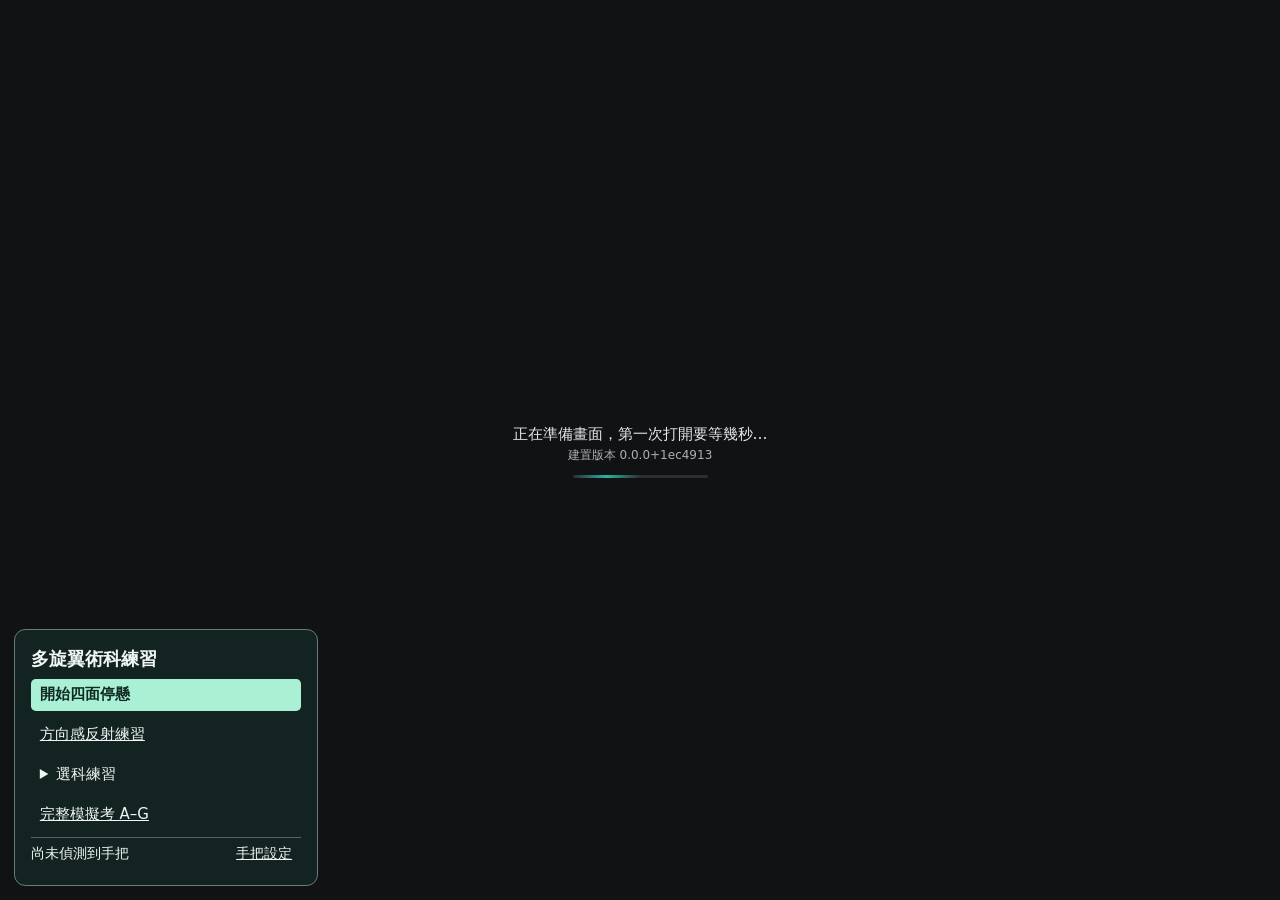
<file: index.html>
<!doctype html>
<html lang="zh-Hant">
  <head>
    <meta charset="utf-8" />
    <meta name="viewport" content="width=device-width, initial-scale=1" />
    <title>四面停懸訓練模擬器</title>
    <link rel="icon" href="data:," />
    <style>html,body{background:#101214;height:100%;margin:0;overflow:hidden}#view{width:100vw;height:100vh;display:block}#corner-info{color:#e6e8ea;pointer-events:none;background:#0000008c;border-radius:4px;grid-template-columns:max-content auto;column-gap:.75em;padding:6px 8px;font:12px/1.5 system-ui,Microsoft JhengHei,sans-serif;display:grid;position:fixed;bottom:8px;left:8px}#corner-info>div{display:contents}.corner-info-label{color:#a9b0b6}.corner-info-value[data-label=基準],.corner-info-value[data-label=離線],.corner-info-value[data-label=儲存]{max-width:40em}#loading-version{color:#a9b0b6;justify-self:center;font-size:12px}#flight-ui{pointer-events:none;color:#e6e8ea;font:13px/1.5 system-ui,Microsoft JhengHei,sans-serif;position:fixed;inset:0}.flight-panel{background:#0000008c;border-radius:4px;margin:0;padding:8px 10px;position:absolute;top:8px}.flight-status{min-width:15em;left:8px}.flight-help{box-sizing:border-box;pointer-events:auto;max-width:21em;max-height:calc(100vh - 16px);top:auto;bottom:8px;right:8px;overflow-y:auto}.flight-settings,#flight-settings-close{color:#f5f8fa;font:inherit;cursor:pointer;background:#202930;border:1px solid #68787e;border-radius:8px}.flight-settings{z-index:5;pointer-events:auto;min-height:40px;padding:0 16px;font-weight:650;position:absolute;top:12px;right:12px;box-shadow:0 2px 8px #0005}.flight-settings:before{content:"⚙";margin-right:.45em}.flight-settings[aria-expanded=true]{visibility:hidden}.flight-settings:hover,#flight-settings-close:hover{background:#35464c}html:not([data-touch=on]) #flight-settings-toggle[aria-expanded=false]+#flight-settings-panel,html[data-touch=on] :is(.flight-settings,.settings-header,.settings-display-option){display:none}html:not([data-touch=on]) #flight-settings-panel{z-index:6;color:#edf2f5;overscroll-behavior:contain;scrollbar-color:#70848c #202b31;background:#172027;border:1px solid #51616a;border-radius:12px;width:min(23rem,100vw - 24px);max-width:none;max-height:calc(100dvh - 24px);padding:0 16px 12px;scroll-padding-top:60px;font-size:14px;line-height:1.5;top:12px;bottom:auto;right:12px;box-shadow:0 8px 32px #0006}#flight-settings-panel{overflow-wrap:anywhere;overflow-x:hidden}#flight-settings-panel :is(.flight-sound-row,.flight-buttons){flex-wrap:wrap}#flight-settings-panel .flight-sound-row input{flex:6em;min-width:0;max-width:100%}#flight-settings-panel .flight-keys{grid-template-columns:max-content minmax(0,1fr)}#flight-settings-panel :is(a,button,input,summary):focus-visible,.flight-settings:focus-visible{outline-offset:2px;outline:2px solid #91dfd1}.settings-header{z-index:1;background:#172027;border-bottom:1px solid #425159;justify-content:space-between;align-items:center;padding:12px 0;display:flex;position:sticky;top:0}.settings-header h2{margin:0;font-size:18px}#flight-settings-close{padding:4px 12px}.settings-group{border-bottom:1px solid #35434b;padding:12px 0}.settings-group h3{color:#8cd9ca;margin:0 0 6px;font-size:13px}.settings-group a{color:#d2f3ee;text-underline-offset:3px}.settings-group .flight-wind{margin:5px 0}.settings-group .flight-wind-title:first-child{flex:0 0 4.2em}.settings-group .flight-wind-choice{padding:4px 7px}.settings-display-option{cursor:pointer;margin-top:8px;display:block}.settings-display-option input{accent-color:#5dceba}.settings-links{gap:5px;display:grid}.settings-guide{padding:12px 0 2px}.settings-guide summary{color:#cfdbdf;cursor:pointer;font-weight:600}.settings-guide .flight-notice{color:#c0cbd0}.settings-guide .flight-keys{margin-top:8px}#flight-settings-panel .flight-sound{border:none;margin:0;padding:0}html[data-touch=on] .settings-group:has(.settings-display-option){display:none}html:not([data-touch=on]):has(.flight-settings) #scorecard-reopen{top:auto;bottom:12px;right:12px}html[data-hide-desktop-panels]:not([data-touch=on]) :is(#corner-info,.flight-axis,.flight-round){display:none}html[data-hide-desktop-panels]:not([data-touch=on]) .flight-status:not(:has(#flight-crash:not([hidden]),#flight-teaching:not([hidden]))){display:none}.flight-round{font-variant-numeric:tabular-nums}.flight-crash{color:#f2b24c;margin-top:4px;font-weight:600}.flight-crash[hidden]{display:none}.flight-honesty{border-top:1px solid #ffffff24;max-width:24em;margin-top:6px;padding-top:4px}.flight-wind{flex-wrap:wrap;align-items:center;gap:4px;display:flex}.flight-wind-title{color:#a9b0b6}.flight-wind-choice{pointer-events:auto;color:inherit;font:inherit;cursor:pointer;background:#1b1f22;border:1px solid #5b646b;border-radius:4px;padding:2px 6px}.flight-wind-choice:hover:not(:disabled){background:#232a2d;border-color:#2bb3a3}.flight-wind-choice[aria-pressed=true]{background:#1f4a46;border-color:#2bb3a3}.flight-wind-choice:disabled{opacity:.45;cursor:not-allowed}.flight-axis{grid-template-columns:2.5em 1fr 3.2em;align-items:center;column-gap:.6em;display:grid}.flight-axis-label,.flight-keys dt,.flight-round{color:#a9b0b6}.flight-axis-track{background:linear-gradient(90deg,#0000 calc(50% - .5px),#a9b0b6 calc(50% - .5px) calc(50% + .5px),#0000 calc(50% + .5px)),#ffffff24;border-radius:3px;height:6px;position:relative}.flight-axis-fill{background:#2bb3a3;border-radius:3px;position:absolute;top:0;bottom:0}.flight-axis-value{text-align:right;font-variant-numeric:tabular-nums}.flight-keys{grid-template-columns:max-content auto;column-gap:.75em;margin:0;display:grid}.flight-keys dd{margin:0}.flight-notice,.flight-said{margin:6px 0 0}#flight-said:not(:empty){box-sizing:border-box;overflow-wrap:anywhere;background:#172027ed;border-radius:6px;width:max-content;max-width:min(36em,100vw - 24px);margin:0;padding:6px 12px;position:absolute;bottom:12px;left:50%;transform:translate(-50%)}.flight-said:empty{display:none}.flight-buttons{gap:6px;margin-top:8px;display:flex}.flight-buttons button{pointer-events:auto;color:inherit;font:inherit;cursor:pointer;background:#1b1f22;border:1px solid #5b646b;border-radius:4px;padding:4px 10px}.flight-buttons button:hover{background:#232a2d;border-color:#2bb3a3}.flight-pause{text-align:center;background:#000000b8;border-radius:6px;padding:14px 22px;position:absolute;top:38%;left:50%;transform:translate(-50%,-50%)}.flight-pause h2{margin:0 0 4px;font-size:20px;font-weight:600}.flight-pause p{margin:0}#loading-notice{color:#e6e8ea;background:#101214;place-content:center;font:15px/1.6 system-ui,Microsoft JhengHei,sans-serif;display:grid;position:fixed;inset:0}#loading-notice:after{content:"";background:linear-gradient(90deg,#0000,#2bb3a3,#0000) 0 0/50% 100% no-repeat,#ffffff1f;border-radius:2px;justify-self:center;width:9em;height:3px;margin-top:10px;animation:1.2s linear infinite loading-sweep}@keyframes loading-sweep{0%{background-position:-100% 0,0 0}to{background-position:200% 0,0 0}}body.shot #corner-info{display:none}</style>
    <script type="module" crossorigin src="./assets/index-Bm5zum5i.js"></script>
    <link rel="modulepreload" crossorigin href="./assets/modulepreload-polyfill-P2Xu9kJm.js">
    <link rel="modulepreload" crossorigin href="./assets/exactMath-YJr5tnJ6.js">
    <link rel="modulepreload" crossorigin href="./assets/sim-Bm1cyjHK.js">
    <link rel="modulepreload" crossorigin href="./assets/aaToggle-CmCDK7Gp.js">
    <link rel="modulepreload" crossorigin href="./assets/tierRenderPath-DTyecvB6.js">
    <link rel="modulepreload" crossorigin href="./assets/field-Fs0YcU2k.js">
    <link rel="modulepreload" crossorigin href="./assets/rolldown-runtime-DK3Fl9T5.js">
    <link rel="modulepreload" crossorigin href="./assets/roundRecord-B4c1VXu4.js">
    <link rel="modulepreload" crossorigin href="./assets/roundRecorder-BpnprAAQ.js">
    <link rel="modulepreload" crossorigin href="./assets/offlineStore-CZZIKs1B.js">
    <link rel="modulepreload" crossorigin href="./assets/recordStorage-0mpPBT9D.js">
    <link rel="modulepreload" crossorigin href="./assets/shotParams-CzbzTcY3.js">
    <link rel="modulepreload" crossorigin href="./assets/airframePose-CPO5fa31.js">
    <link rel="modulepreload" crossorigin href="./assets/trainingAirframe-DK4JaenJ.js">
    <link rel="modulepreload" crossorigin href="./assets/gamepadText-BCCAYV1T.js">
    <link rel="modulepreload" crossorigin href="./assets/notRecorded-U8o28lkj.js">
    <link rel="modulepreload" crossorigin href="./assets/opaque-BR0wwoFX.js">
    <link rel="modulepreload" crossorigin href="./assets/airframe-C5hCgLqs.js">
    <link rel="modulepreload" crossorigin href="./assets/sky-C_l9aXnQ.js">
    <link rel="modulepreload" crossorigin href="./assets/hexAirframeMesh-CSBfndlK.js">
    <link rel="modulepreload" crossorigin href="./assets/sceneOutput-BS5fxqUD.js">
    <link rel="modulepreload" crossorigin href="./assets/examScene-ymHuXv7D.js">
    <link rel="modulepreload" crossorigin href="./assets/assetPack-l0ohciP4.js">
    <link rel="modulepreload" crossorigin href="./assets/baselineNotice-Cj_95IAW.js">
    <link rel="modulepreload" crossorigin href="./assets/replayText-D4JS-X70.js">
    <link rel="modulepreload" crossorigin href="./assets/buildInfo-D4az27LE.js">
    <link rel="modulepreload" crossorigin href="./assets/feelStorage-lmMSIJzZ.js">
    <link rel="modulepreload" crossorigin href="./assets/browser-BktjcKxh.js">
    <link rel="modulepreload" crossorigin href="./assets/honestyNotices-BFHBd_Gd.js">
    <link rel="modulepreload" crossorigin href="./assets/gamepadProbe-PwRmJIUH.js">
    <link rel="modulepreload" crossorigin href="./assets/gamepadSource-CFTTkx3g.js">
    <link rel="modulepreload" crossorigin href="./assets/canvasSize-BfUx9E42.js">
    <link rel="modulepreload" crossorigin href="./assets/frameLock-D5gDaPEt.js">
    <link rel="modulepreload" crossorigin href="./assets/readCanvas-B64av70t.js">
    <link rel="modulepreload" crossorigin href="./assets/shotPlan-CKQc2l3h.js">
    <link rel="modulepreload" crossorigin href="./assets/consoleCapture-CGtWRzT-.js">
    <link rel="modulepreload" crossorigin href="./assets/videoRecorder-CLJdw37K.js">
    <link rel="stylesheet" crossorigin href="./assets/baselineNotice-D2F8p2Ku.css">
    <link rel="stylesheet" crossorigin href="./assets/replayText-gQPOzL3o.css">
    <link rel="stylesheet" crossorigin href="./assets/index-dxLLeB-_.css">
  </head>
  <body>
    <canvas id="view"></canvas>
    <div id="corner-info" aria-label="執行資訊">啟動中…</div>
    <div id="flight-ui"></div>
  </body>
</html>
</file>
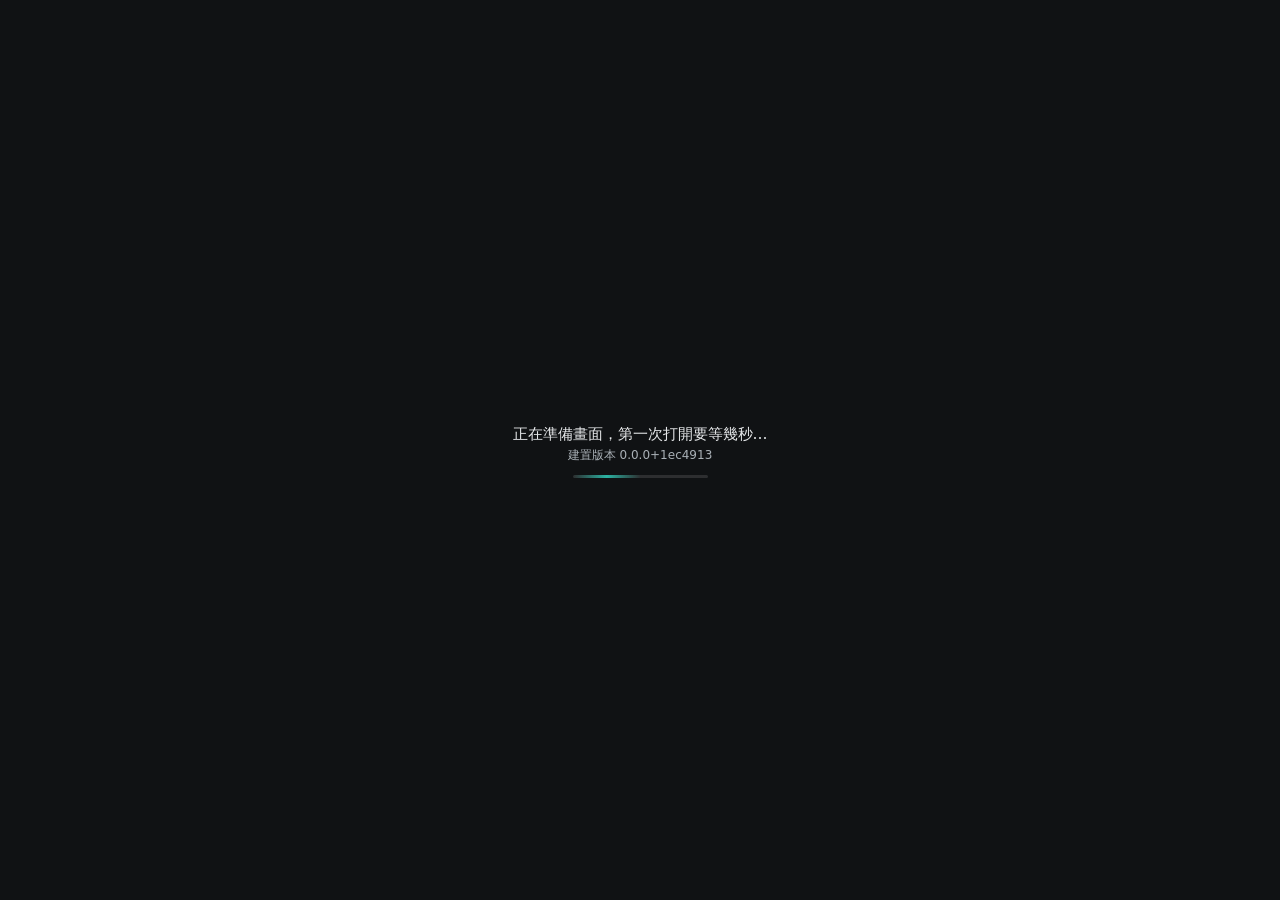
<file: drill.html>
<!doctype html>
<html lang="zh-Hant">
  <head>
    <meta charset="utf-8" />
    <meta name="viewport" content="width=device-width, initial-scale=1" />
    <title>方向感反射練習｜四面停懸訓練模擬器</title>
    <link rel="icon" href="data:," />
    <style>html,body{background:#101214;height:100%;margin:0;overflow:hidden}#view{width:100vw;height:100vh;display:block}#corner-info{color:#e6e8ea;pointer-events:none;background:#0000008c;border-radius:4px;grid-template-columns:max-content auto;column-gap:.75em;padding:6px 8px;font:12px/1.5 system-ui,Microsoft JhengHei,sans-serif;display:grid;position:fixed;bottom:8px;left:8px}#corner-info>div{display:contents}.corner-info-label{color:#a9b0b6}.corner-info-value[data-label=基準]{max-width:40em}.touch-pad[data-side=left],#touch-callout,#touch-menu{display:none!important}#loading-notice{color:#e6e8ea;background:#101214;place-content:center;font:15px/1.6 system-ui,Microsoft JhengHei,sans-serif;display:grid;position:fixed;inset:0}#loading-version{color:#a9b0b6;justify-self:center;font-size:12px}#loading-notice:after{content:"";background:linear-gradient(90deg,#0000,#2bb3a3,#0000) 0 0/50% 100% no-repeat,#ffffff1f;border-radius:2px;justify-self:center;width:9em;height:3px;margin-top:10px;animation:1.2s linear infinite loading-sweep}@keyframes loading-sweep{0%{background-position:-100% 0,0 0}to{background-position:200% 0,0 0}}</style>
    <script type="module" crossorigin src="./assets/drill-Bijsq_t2.js"></script>
    <link rel="modulepreload" crossorigin href="./assets/modulepreload-polyfill-P2Xu9kJm.js">
    <link rel="modulepreload" crossorigin href="./assets/exactMath-YJr5tnJ6.js">
    <link rel="modulepreload" crossorigin href="./assets/sim-Bm1cyjHK.js">
    <link rel="modulepreload" crossorigin href="./assets/aaToggle-CmCDK7Gp.js">
    <link rel="modulepreload" crossorigin href="./assets/tierRenderPath-DTyecvB6.js">
    <link rel="modulepreload" crossorigin href="./assets/field-Fs0YcU2k.js">
    <link rel="modulepreload" crossorigin href="./assets/rolldown-runtime-DK3Fl9T5.js">
    <link rel="modulepreload" crossorigin href="./assets/roundRecord-B4c1VXu4.js">
    <link rel="modulepreload" crossorigin href="./assets/roundRecorder-BpnprAAQ.js">
    <link rel="modulepreload" crossorigin href="./assets/offlineStore-CZZIKs1B.js">
    <link rel="modulepreload" crossorigin href="./assets/recordStorage-0mpPBT9D.js">
    <link rel="modulepreload" crossorigin href="./assets/shotParams-CzbzTcY3.js">
    <link rel="modulepreload" crossorigin href="./assets/airframePose-CPO5fa31.js">
    <link rel="modulepreload" crossorigin href="./assets/trainingAirframe-DK4JaenJ.js">
    <link rel="modulepreload" crossorigin href="./assets/gamepadText-BCCAYV1T.js">
    <link rel="modulepreload" crossorigin href="./assets/notRecorded-U8o28lkj.js">
    <link rel="modulepreload" crossorigin href="./assets/opaque-BR0wwoFX.js">
    <link rel="modulepreload" crossorigin href="./assets/airframe-C5hCgLqs.js">
    <link rel="modulepreload" crossorigin href="./assets/sky-C_l9aXnQ.js">
    <link rel="modulepreload" crossorigin href="./assets/hexAirframeMesh-CSBfndlK.js">
    <link rel="modulepreload" crossorigin href="./assets/sceneOutput-BS5fxqUD.js">
    <link rel="modulepreload" crossorigin href="./assets/examScene-ymHuXv7D.js">
    <link rel="modulepreload" crossorigin href="./assets/assetPack-l0ohciP4.js">
    <link rel="modulepreload" crossorigin href="./assets/baselineNotice-Cj_95IAW.js">
    <link rel="modulepreload" crossorigin href="./assets/buildInfo-D4az27LE.js">
    <link rel="modulepreload" crossorigin href="./assets/drillArchive-D2quKIKf.js">
    <link rel="modulepreload" crossorigin href="./assets/honestyNotices-BFHBd_Gd.js">
    <link rel="modulepreload" crossorigin href="./assets/gamepadProbe-PwRmJIUH.js">
    <link rel="modulepreload" crossorigin href="./assets/gamepadSource-CFTTkx3g.js">
    <link rel="modulepreload" crossorigin href="./assets/canvasSize-BfUx9E42.js">
    <link rel="modulepreload" crossorigin href="./assets/frameLock-D5gDaPEt.js">
    <link rel="stylesheet" crossorigin href="./assets/baselineNotice-D2F8p2Ku.css">
  </head>
  <body>
    <canvas id="view"></canvas>
    <div id="corner-info" aria-label="執行資訊">啟動中…</div>
    <div id="drill-ui"></div>
  </body>
</html>
</file>
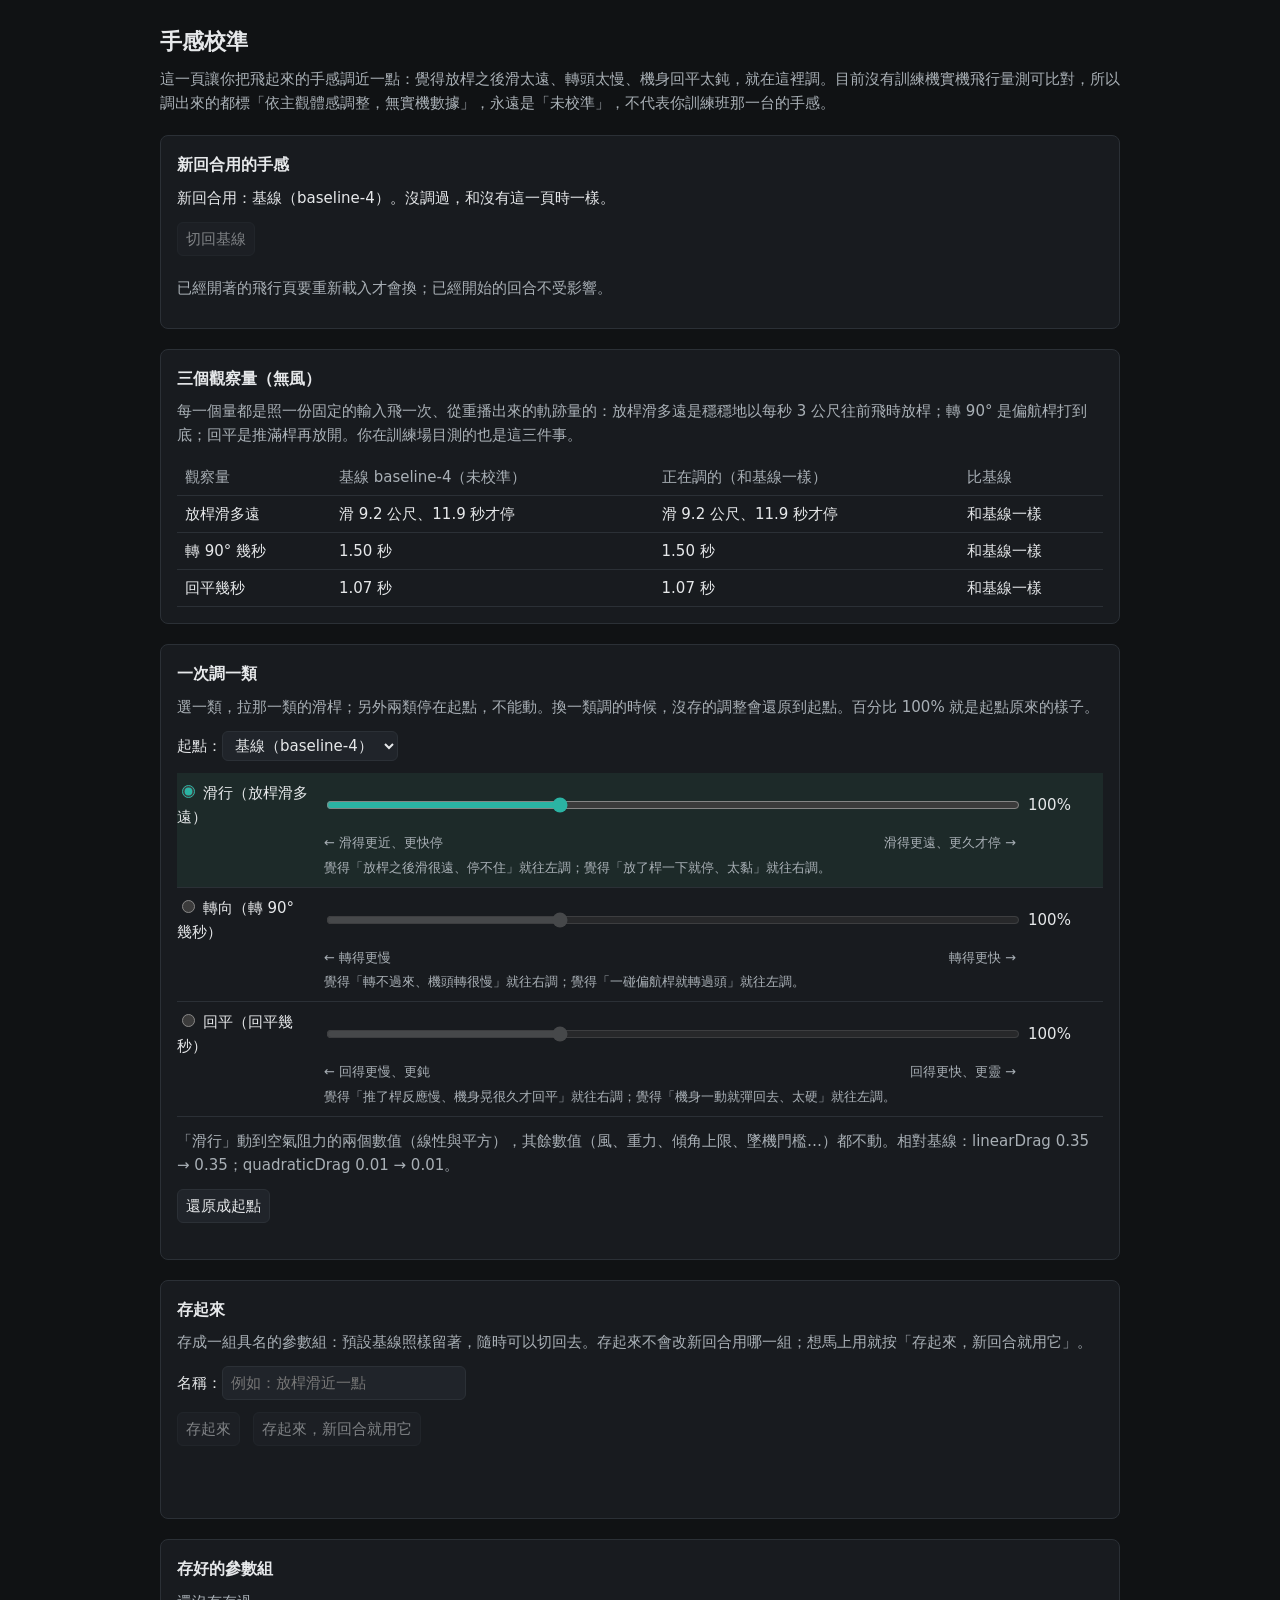
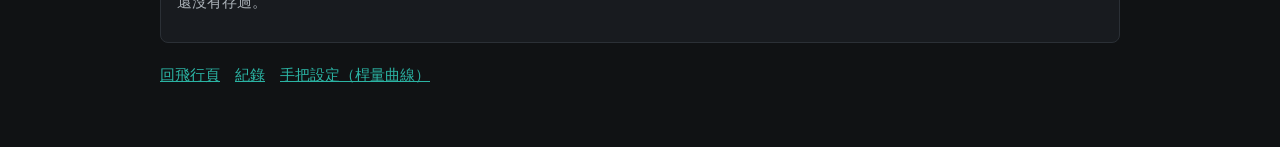
<file: feel.html>
<!doctype html>
<html lang="zh-Hant">
  <head>
    <meta charset="utf-8" />
    <meta name="viewport" content="width=device-width, initial-scale=1" />
    <title>手感校準｜四面停懸訓練模擬器</title>
    <link rel="icon" href="data:," />
    <style>:root{--lightningcss-light: ;--lightningcss-dark:initial;color-scheme:dark;--bg:#101214;--panel:#181b1f;--line:#2b3036;--text:#e6e8ea;--muted:#a9b0b6;--accent:#2bb3a3}body{background:var(--bg);color:var(--text);margin:0;font:15px/1.6 system-ui,Microsoft JhengHei,sans-serif}main{max-width:960px;margin:0 auto;padding:24px 16px 48px}h1{margin:0 0 8px;font-size:22px}h2{margin:0 0 8px;font-size:16px}p{margin:0 0 12px}.muted{color:var(--muted)}section{background:var(--panel);border:1px solid var(--line);border-radius:8px;margin-top:20px;padding:16px}table{border-collapse:collapse;width:100%}th,td{border-bottom:1px solid var(--line);text-align:left;vertical-align:top;padding:6px 8px;font-weight:400}thead th{color:var(--muted)}td.num{font-variant-numeric:tabular-nums}input,select,button{font:inherit;color:var(--text);border:1px solid var(--line);background:#20242a;border-radius:6px;padding:4px 8px}input[type=range]{width:100%;min-width:160px;accent-color:var(--accent);padding:0}input[type=radio]{accent-color:var(--accent)}button{cursor:pointer;margin:0 8px 8px 0}button:hover:not(:disabled),select:hover,input:hover:not(:disabled){border-color:var(--accent)}button:disabled,input:disabled{opacity:.5;cursor:default}output{font-variant-numeric:tabular-nums}.feel-class{border-bottom:1px solid var(--line);grid-template-columns:minmax(7em,9em) 1fr 5em;align-items:center;gap:4px 12px;padding:8px 0;display:grid}.feel-class .hint{color:var(--muted);grid-column:2/4;margin:0;font-size:13px}.feel-class .ends{color:var(--muted);grid-column:2/3;justify-content:space-between;font-size:13px;display:flex}.feel-class.is-selected{background:#1d2a29}#feel-said{min-height:1.6em;color:var(--accent)}#feel-problem{color:#f2b24c}.feel-row.is-active td:first-child:after{content:"（新回合用這一組）";color:var(--accent)}a{color:var(--accent)}</style>
    <script type="module" crossorigin src="./assets/feel-Dsfb-WjA.js"></script>
    <link rel="modulepreload" crossorigin href="./assets/modulepreload-polyfill-P2Xu9kJm.js">
    <link rel="modulepreload" crossorigin href="./assets/exactMath-YJr5tnJ6.js">
    <link rel="modulepreload" crossorigin href="./assets/sim-Bm1cyjHK.js">
    <link rel="modulepreload" crossorigin href="./assets/feelStorage-lmMSIJzZ.js">
    <link rel="modulepreload" crossorigin href="./assets/roundRecord-B4c1VXu4.js">
    <link rel="modulepreload" crossorigin href="./assets/roundRecorder-BpnprAAQ.js">
  </head>
  <body>
    <main id="feel-root">
      <h1>手感校準</h1>
      <p class="muted" id="feel-intro"></p>
      <p id="feel-problem" role="status"></p>

      <section aria-label="新回合用的手感">
        <h2>新回合用的手感</h2>
        <p id="feel-active"></p>
        <p>
          <button type="button" id="feel-use-baseline">切回基線</button>
        </p>
        <p class="muted" id="feel-reload"></p>
      </section>

      <section aria-label="三個觀察量">
        <h2>三個觀察量（無風）</h2>
        <p class="muted">每一個量都是照一份固定的輸入飛一次、從重播出來的軌跡量的：放桿滑多遠是穩穩地以每秒 3 公尺往前飛時放桿；轉 90° 是偏航桿打到底；回平是推滿桿再放開。你在訓練場目測的也是這三件事。</p>
        <table>
          <thead>
            <tr>
              <th>觀察量</th>
              <th id="feel-baseline-head">基線</th>
              <th id="feel-candidate-head">正在調的</th>
              <th>比基線</th>
            </tr>
          </thead>
          <tbody id="feel-observed"></tbody>
        </table>
      </section>

      <section aria-label="一次調一類">
        <h2>一次調一類</h2>
        <p class="muted">選一類，拉那一類的滑桿；另外兩類停在起點，不能動。換一類調的時候，沒存的調整會還原到起點。百分比 100% 就是起點原來的樣子。</p>
        <p>
          <label>起點：<select id="feel-start"></select></label>
        </p>
        <div id="feel-classes" role="radiogroup" aria-label="調哪一類"></div>
        <p class="muted" id="feel-changes" style="margin-top: 12px"></p>
        <p>
          <button type="button" id="feel-reset">還原成起點</button>
        </p>
      </section>

      <section aria-label="存起來">
        <h2>存起來</h2>
        <p class="muted">存成一組具名的參數組：預設基線照樣留著，隨時可以切回去。存起來不會改新回合用哪一組；想馬上用就按「存起來，新回合就用它」。</p>
        <p>
          <label>名稱：<input id="feel-label" type="text" maxlength="30" placeholder="例如：放桿滑近一點" size="24" /></label>
        </p>
        <p>
          <button type="button" id="feel-save">存起來</button>
          <button type="button" id="feel-save-use">存起來，新回合就用它</button>
        </p>
        <p id="feel-said" role="status" aria-live="polite"></p>
      </section>

      <section aria-label="存好的參數組">
        <h2>存好的參數組</h2>
        <p class="muted" id="feel-saved-empty">還沒有存過。</p>
        <table id="feel-saved-table">
          <thead>
            <tr>
              <th>名稱</th>
              <th>三個百分比</th>
              <th>參數組的名字（回合紀錄記的就是它）</th>
              <th></th>
            </tr>
          </thead>
          <tbody id="feel-saved"></tbody>
        </table>
      </section>

      <p class="muted" style="margin-top: 20px"><a href="./">回飛行頁</a>　<a href="records.html">紀錄</a>　<a href="gamepad-setup.html">手把設定（桿量曲線）</a></p>
    </main>
  </body>
</html>
</file>
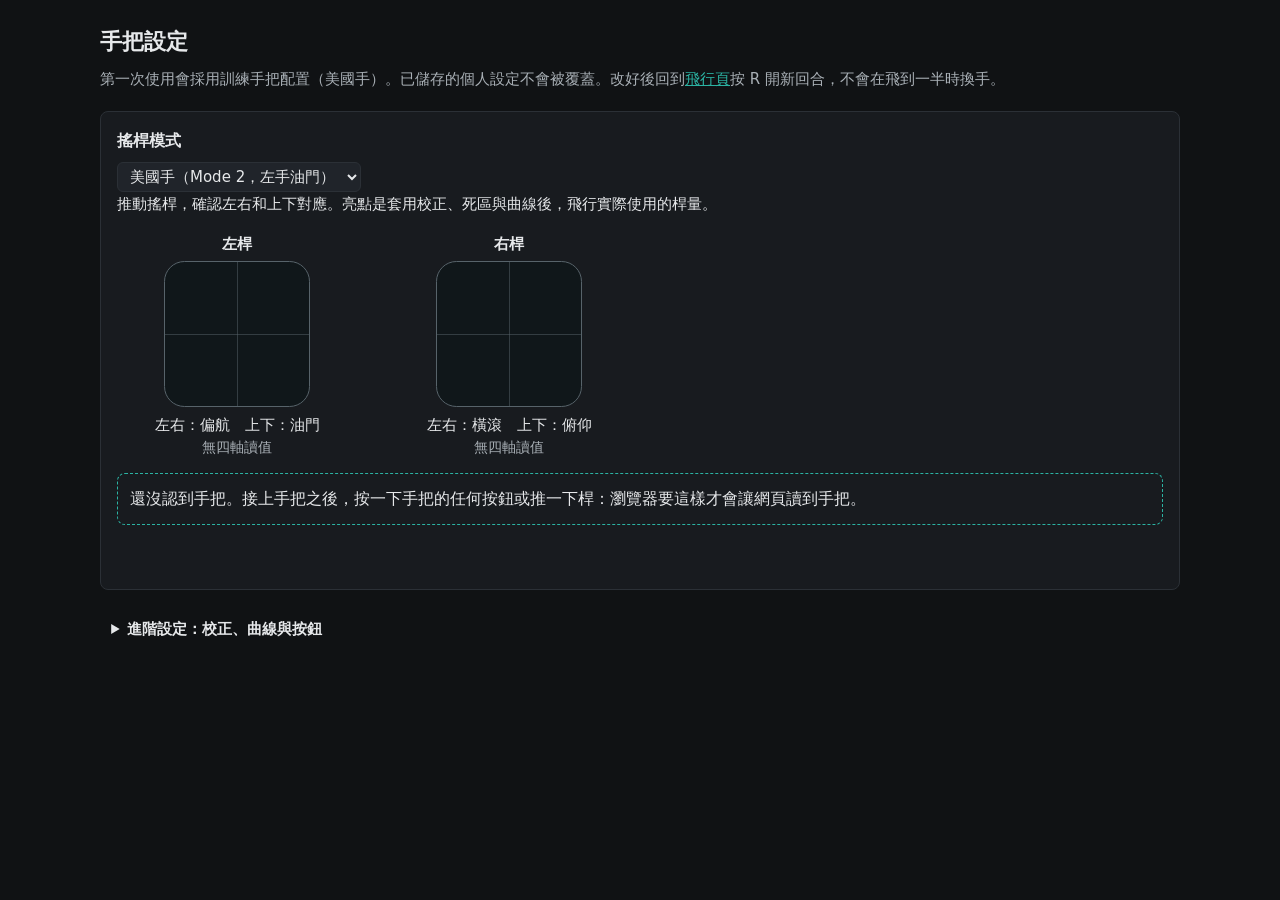
<file: gamepad-setup.html>
<!doctype html>
<html lang="zh-Hant">
  <head>
    <meta charset="utf-8" />
    <meta name="viewport" content="width=device-width, initial-scale=1" />
    <title>手把設定｜四面停懸訓練模擬器</title>
    <link rel="icon" href="data:," />
    <style>:root{--lightningcss-light: ;--lightningcss-dark:initial;color-scheme:dark;--bg:#101214;--panel:#181b1f;--line:#2b3036;--text:#e6e8ea;--muted:#a9b0b6;--accent:#2bb3a3}body{background:var(--bg);color:var(--text);margin:0;font:15px/1.6 system-ui,Microsoft JhengHei,sans-serif}main{max-width:1080px;margin:0 auto;padding:24px 16px 48px}h1{margin:0 0 8px;font-size:22px}h2{margin:0 0 8px;font-size:16px}p{margin:0 0 12px}.muted{color:var(--muted)}section{background:var(--panel);border:1px solid var(--line);border-radius:8px;margin-top:20px;padding:16px}#setup-connection{border:1px dashed var(--accent);border-radius:8px;padding:12px;font-size:16px}#setup-preview{grid-template-columns:repeat(2,minmax(0,15rem));gap:clamp(.5rem,3vw,2rem);margin:1rem 0;display:grid}#setup-preview figure{text-align:center;margin:0}#setup-preview figcaption{font-weight:650}.stick-field{aspect-ratio:1;background:linear-gradient(90deg,#0000 calc(50% - .5px),#57636a 50%,#0000 calc(50% + 1px)),linear-gradient(#0000 calc(50% - .5px),#57636a 50%,#0000 calc(50% + 1px)),#10171a;border:1px solid #57636a;border-radius:14%;width:min(75%,9rem);margin:.35rem auto;position:relative}.stick-dot{aspect-ratio:1;background:#68dacc;border-radius:50%;width:10%;position:absolute;transform:translate(-50%,-50%)}.stick-values{color:var(--muted);font:.85rem/1.5 ui-monospace,monospace}#setup-advanced{margin-top:1rem}#setup-advanced summary{cursor:pointer;padding:.7rem;font-weight:650}.table-wrap{overflow-x:auto}@media (width<=60rem){#setup-advanced table,#setup-advanced tbody,#setup-advanced tr{display:block}#setup-advanced thead{clip-path:inset(50%);width:1px;height:1px;position:absolute;overflow:hidden}#setup-advanced tbody th{margin-top:1rem;font-weight:650;display:block}#setup-advanced td{justify-content:space-between;align-items:center;gap:.5rem;display:flex}#setup-advanced td:before{content:attr(data-label);color:var(--muted)}}#setup-raw-axes{font-variant-numeric:tabular-nums;color:var(--muted)}table{border-collapse:collapse;width:100%}th,td{border-bottom:1px solid var(--line);text-align:left;padding:6px 8px;font-weight:400}thead th{color:var(--muted)}input[type=number]{width:5.5em}input,select,button{font:inherit;color:var(--text);border:1px solid var(--line);background:#20242a;border-radius:6px;padding:4px 8px}button{cursor:pointer;margin:0 8px 8px 0}button:hover,select:hover,input:hover{border-color:var(--accent)}output{font-variant-numeric:tabular-nums}#setup-said,#setup-buttons-said{min-height:1.6em;color:var(--accent)}[data-field=warning]{color:#f2b24c}a{color:var(--accent)}</style>
    <script type="module" crossorigin src="./assets/gamepad-setup-CaaU5-5a.js"></script>
    <link rel="modulepreload" crossorigin href="./assets/modulepreload-polyfill-P2Xu9kJm.js">
    <link rel="modulepreload" crossorigin href="./assets/gamepadText-BCCAYV1T.js">
    <link rel="modulepreload" crossorigin href="./assets/notRecorded-U8o28lkj.js">
    <link rel="modulepreload" crossorigin href="./assets/gamepadProbe-PwRmJIUH.js">
    <link rel="modulepreload" crossorigin href="./assets/gamepadSource-CFTTkx3g.js">
  </head>
  <body>
    <main>
      <h1>手把設定</h1>
      <p class="muted">第一次使用會採用訓練手把配置（美國手）。已儲存的個人設定不會被覆蓋。改好後回到<a href="./">飛行頁</a>按 R 開新回合，不會在飛到一半時換手。</p>
      <section aria-label="搖桿模式">
        <h2><label for="setup-stick-mode">搖桿模式</label></h2>
        <select id="setup-stick-mode">
          <option value="2">美國手（Mode 2，左手油門）</option>
          <option value="1">日本手（Mode 1，右手油門）</option>
          <option value="3">Mode 3（右手油門與偏航）</option>
          <option value="4">Mode 4（左手油門與橫滾）</option>
        </select>
        <p>推動搖桿，確認左右和上下對應。亮點是套用校正、死區與曲線後，飛行實際使用的桿量。</p>
        <div id="setup-preview" role="group" aria-label="雙桿即時預覽"></div>
        <p id="setup-connection">準備中…</p>
        <p id="setup-said" role="status" aria-live="polite"></p>
      </section>

      <details id="setup-advanced">
        <summary>進階設定：校正、曲線與按鈕</summary>
      <section aria-label="連接">
        <h2>手把原始讀值</h2>
        <p id="setup-raw-axes"></p>
        <p id="setup-notice" class="muted"></p>
        <p><a href="./gamepad-settings-1209-4f54.json" download>下載訓練手把配置（JSON）</a>。這是本站的預設配置。要重新套用，按下方「還原成預設配置」。</p>
      </section>

      <section aria-label="對應與校正">
        <h2>對應與校正</h2>
        <p class="muted">每一軸可以改：讀手把的第幾軸、方向要不要反過來、桿放開時的讀值（中心）、推到底時的讀值（最小、最大）、多小的量當成 0（死區）、桿在中間附近要多鈍（曲線，0 到 0.9）。曲線越大，桿在中間附近越不靈敏、好微調，推到底還是滿的；0 是直線。最右邊是照現在的設定算出來的量：放開要是 0.00，往上、往右推到底要是 1.00。</p>
        <div class="table-wrap"><table>
          <thead>
            <tr>
              <th></th>
              <th>手把的軸</th>
              <th>反過來</th>
              <th>中心</th>
              <th>最小</th>
              <th>最大</th>
              <th>死區</th>
              <th>曲線</th>
              <th>算出來的量</th>
            </tr>
          </thead>
          <tbody id="setup-rows"></tbody>
        </table></div>
        <p style="margin-top: 12px">
          <button type="button" id="setup-center">把現在的位置設成中心</button>
          <button type="button" id="setup-range">記錄行程</button>
          <button type="button" id="setup-reset">還原成預設配置</button>
        </p>
      </section>

      <section aria-label="按鈕">
        <h2>按鈕</h2>
        <p class="muted">口誦與成績單各用控制器上的哪一顆按鈕。飛行頁與方向感反射練習頁照這裡的設定讀；改了就存，飛行頁下一個回合（按 R）起用。</p>
        <div class="table-wrap"><table>
          <thead>
            <tr>
              <th></th>
              <th>現在是</th>
              <th>此刻</th>
              <th>指定</th>
              <th>提示</th>
            </tr>
          </thead>
          <tbody id="setup-button-rows"></tbody>
        </table></div>
        <p id="setup-button-note" class="muted" style="margin-top: 12px"></p>
        <p id="setup-buttons-said" role="status" aria-live="polite"></p>
      </section>
      </details>
    </main>
  </body>
</html>
</file>
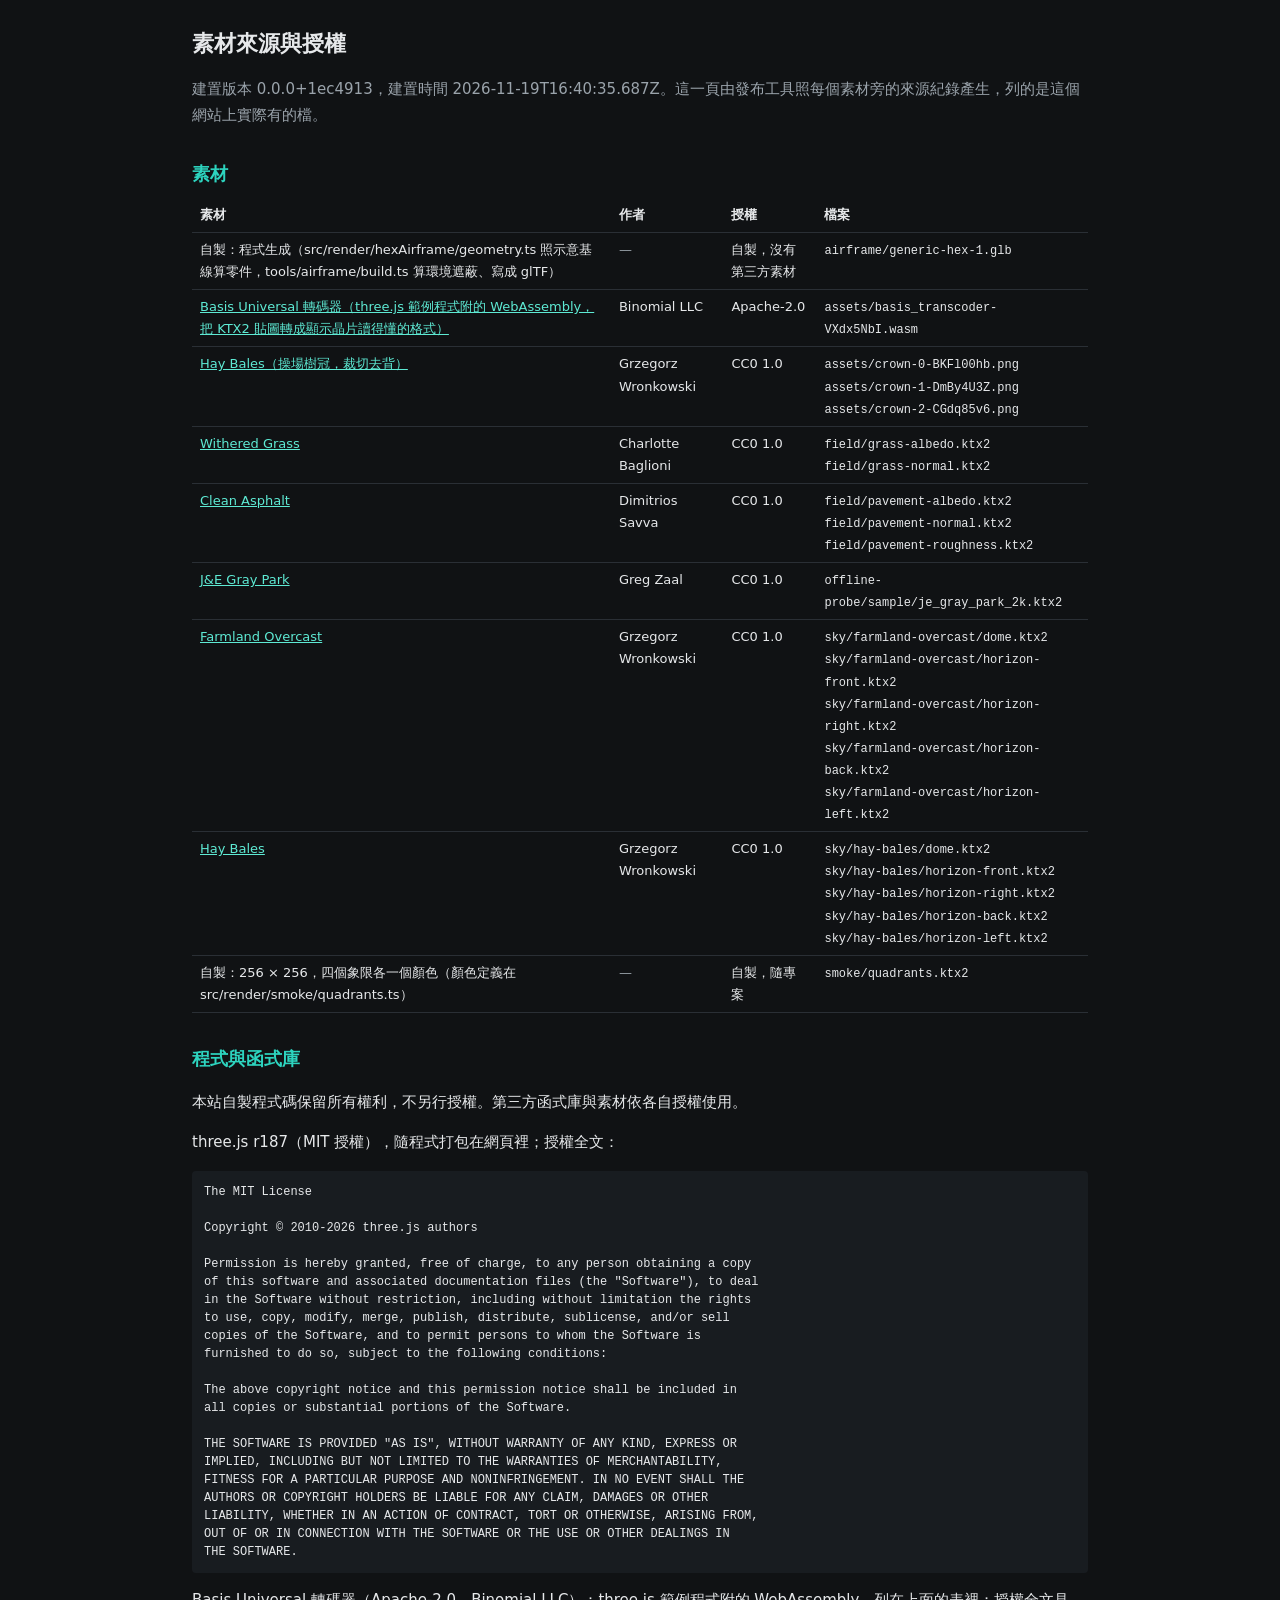
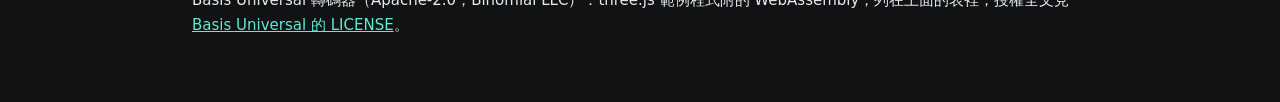
<file: LICENSES.html>
<!doctype html>
<html lang="zh-Hant">
  <head>
    <meta charset="UTF-8" />
    <meta name="viewport" content="width=device-width, initial-scale=1" />
    <meta name="robots" content="noindex" />
    <link rel="icon" href="data:," />
    <title>素材來源與授權</title>
    <style>
      :root { color-scheme: dark; }
      body { margin: 0; padding: 24px 16px 48px; background: #101214; color: #e6e8ea; font: 15px/1.7 system-ui, "Microsoft JhengHei", sans-serif; }
      main { max-width: 56rem; margin: 0 auto; }
      h1 { font-size: 1.4rem; margin: 0 0 8px; }
      h2 { font-size: 1.1rem; margin: 32px 0 8px; color: #2dd4bf; }
      a { color: #5eead4; }
      table { width: 100%; border-collapse: collapse; font-size: 13px; }
      th, td { text-align: left; vertical-align: top; padding: 6px 8px; border-bottom: 1px solid #2a2f35; }
      tbody tr:hover { background: #181c20; }
      code, pre { font: 12px/1.5 ui-monospace, Consolas, monospace; }
      pre { white-space: pre-wrap; background: #181c20; padding: 12px; border-radius: 4px; }
      .muted { color: #9aa3ab; }
      @media (max-width: 600px) { th:nth-child(4), td:nth-child(4) { display: none; } }
    </style>
  </head>
  <body>
    <main>
      <h1>素材來源與授權</h1>
      <p class="muted">建置版本 0.0.0+1ec4913，建置時間 2026-11-19T16:40:35.687Z。這一頁由發布工具照每個素材旁的來源紀錄產生，列的是這個網站上實際有的檔。</p>

      <h2>素材</h2>
      <table>
        <thead><tr><th>素材</th><th>作者</th><th>授權</th><th>檔案</th></tr></thead>
        <tbody>
        <tr><td>自製：程式生成（src/render/hexAirframe/geometry.ts 照示意基線算零件，tools/airframe/build.ts 算環境遮蔽、寫成 glTF）</td><td><span class="muted">—</span></td><td>自製，沒有第三方素材</td><td><code>airframe/generic-hex-1.glb</code></td></tr>
        <tr><td><a href="https://github.com/BinomialLLC/basis_universal" rel="noreferrer">Basis Universal 轉碼器（three.js 範例程式附的 WebAssembly，把 KTX2 貼圖轉成顯示晶片讀得懂的格式）</a></td><td>Binomial LLC</td><td>Apache-2.0</td><td><code>assets/basis_transcoder-VXdx5NbI.wasm</code></td></tr>
        <tr><td><a href="https://polyhaven.com/a/hay_bales" rel="noreferrer">Hay Bales（操場樹冠，裁切去背）</a></td><td>Grzegorz Wronkowski</td><td>CC0 1.0</td><td><code>assets/crown-0-BKFl00hb.png</code><br /><code>assets/crown-1-DmBy4U3Z.png</code><br /><code>assets/crown-2-CGdq85v6.png</code></td></tr>
        <tr><td><a href="https://polyhaven.com/a/withered_grass" rel="noreferrer">Withered Grass</a></td><td>Charlotte Baglioni</td><td>CC0 1.0</td><td><code>field/grass-albedo.ktx2</code><br /><code>field/grass-normal.ktx2</code></td></tr>
        <tr><td><a href="https://polyhaven.com/a/clean_asphalt" rel="noreferrer">Clean Asphalt</a></td><td>Dimitrios Savva</td><td>CC0 1.0</td><td><code>field/pavement-albedo.ktx2</code><br /><code>field/pavement-normal.ktx2</code><br /><code>field/pavement-roughness.ktx2</code></td></tr>
        <tr><td><a href="https://polyhaven.com/a/je_gray_park" rel="noreferrer">J&amp;E Gray Park</a></td><td>Greg Zaal</td><td>CC0 1.0</td><td><code>offline-probe/sample/je_gray_park_2k.ktx2</code></td></tr>
        <tr><td><a href="https://polyhaven.com/a/farmland_overcast" rel="noreferrer">Farmland Overcast</a></td><td>Grzegorz Wronkowski</td><td>CC0 1.0</td><td><code>sky/farmland-overcast/dome.ktx2</code><br /><code>sky/farmland-overcast/horizon-front.ktx2</code><br /><code>sky/farmland-overcast/horizon-right.ktx2</code><br /><code>sky/farmland-overcast/horizon-back.ktx2</code><br /><code>sky/farmland-overcast/horizon-left.ktx2</code></td></tr>
        <tr><td><a href="https://polyhaven.com/a/hay_bales" rel="noreferrer">Hay Bales</a></td><td>Grzegorz Wronkowski</td><td>CC0 1.0</td><td><code>sky/hay-bales/dome.ktx2</code><br /><code>sky/hay-bales/horizon-front.ktx2</code><br /><code>sky/hay-bales/horizon-right.ktx2</code><br /><code>sky/hay-bales/horizon-back.ktx2</code><br /><code>sky/hay-bales/horizon-left.ktx2</code></td></tr>
        <tr><td>自製：256 × 256，四個象限各一個顏色（顏色定義在 src/render/smoke/quadrants.ts）</td><td><span class="muted">—</span></td><td>自製，隨專案</td><td><code>smoke/quadrants.ktx2</code></td></tr>
        </tbody>
      </table>

      <h2>程式與函式庫</h2>
      <p>本站自製程式碼保留所有權利，不另行授權。第三方函式庫與素材依各自授權使用。</p>
      <p>three.js r187（MIT 授權），隨程式打包在網頁裡；授權全文：</p>
      <pre>The MIT License

Copyright © 2010-2026 three.js authors

Permission is hereby granted, free of charge, to any person obtaining a copy
of this software and associated documentation files (the &quot;Software&quot;), to deal
in the Software without restriction, including without limitation the rights
to use, copy, modify, merge, publish, distribute, sublicense, and/or sell
copies of the Software, and to permit persons to whom the Software is
furnished to do so, subject to the following conditions:

The above copyright notice and this permission notice shall be included in
all copies or substantial portions of the Software.

THE SOFTWARE IS PROVIDED &quot;AS IS&quot;, WITHOUT WARRANTY OF ANY KIND, EXPRESS OR
IMPLIED, INCLUDING BUT NOT LIMITED TO THE WARRANTIES OF MERCHANTABILITY,
FITNESS FOR A PARTICULAR PURPOSE AND NONINFRINGEMENT. IN NO EVENT SHALL THE
AUTHORS OR COPYRIGHT HOLDERS BE LIABLE FOR ANY CLAIM, DAMAGES OR OTHER
LIABILITY, WHETHER IN AN ACTION OF CONTRACT, TORT OR OTHERWISE, ARISING FROM,
OUT OF OR IN CONNECTION WITH THE SOFTWARE OR THE USE OR OTHER DEALINGS IN
THE SOFTWARE.</pre>
      <p>Basis Universal 轉碼器（Apache-2.0，Binomial LLC）：three.js 範例程式附的 WebAssembly，列在上面的表裡；授權全文見 <a href="https://github.com/BinomialLLC/basis_universal/blob/master/LICENSE" rel="noreferrer">Basis Universal 的 LICENSE</a>。</p>
    </main>
  </body>
</html>
</file>
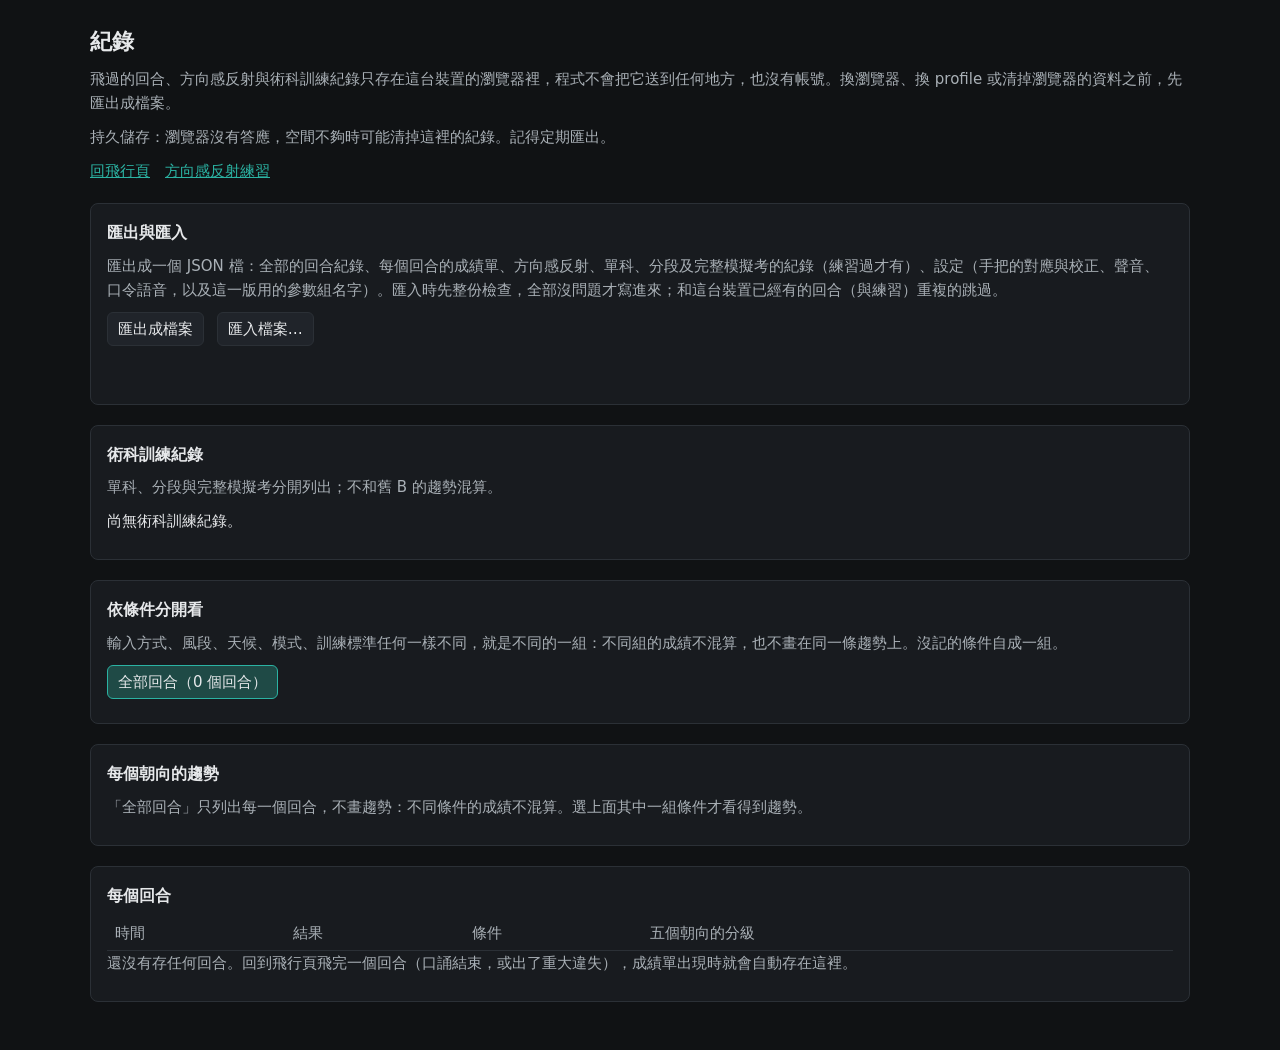
<file: records.html>
<!doctype html>
<html lang="zh-Hant">
  <head>
    <meta charset="utf-8" />
    <meta name="viewport" content="width=device-width, initial-scale=1" />
    <title>紀錄｜四面停懸訓練模擬器</title>
    <link rel="icon" href="data:," />
    <style>:root{--lightningcss-light: ;--lightningcss-dark:initial;color-scheme:dark;--bg:#101214;--panel:#181b1f;--line:#2b3036;--text:#e6e8ea;--muted:#a9b0b6;--accent:#2bb3a3}[hidden]{display:none!important}body{background:var(--bg);color:var(--text);margin:0;font:15px/1.6 system-ui,Microsoft JhengHei,sans-serif}main{max-width:1100px;margin:0 auto;padding:24px 16px 48px}h1{margin:0 0 8px;font-size:22px}h2{margin:0 0 8px;font-size:16px}p{margin:0 0 10px}.muted{color:var(--muted)}section{background:var(--panel);border:1px solid var(--line);border-radius:8px;margin-top:20px;padding:16px}a{color:var(--accent)}button,.file-button{font:inherit;color:var(--text);border:1px solid var(--line);cursor:pointer;background:#20242a;border-radius:6px;margin:0 8px 8px 0;padding:4px 10px;display:inline-block}button:hover,.file-button:hover{border-color:var(--accent)}button[aria-pressed=true]{border-color:var(--accent);background:#1f4a46}a.file-button{text-decoration:none}.file-button input{opacity:0;width:1px;height:1px;position:absolute}.file-button:focus-within{outline:2px solid var(--accent)}#records-said{min-height:1.6em;color:var(--accent)}#records-said[data-tone=problem]{color:#ffb3a8}#records-import-question{border:1px dashed var(--accent);border-radius:6px;margin-bottom:10px;padding:10px 12px}#records-import-question[hidden]{display:none}#records-groups button{text-align:left}.table-wrap{overflow-x:auto}table{border-collapse:collapse;font-variant-numeric:tabular-nums;width:100%}th,td{border-bottom:1px solid var(--line);text-align:left;vertical-align:top;padding:5px 8px;font-weight:400}thead th{color:var(--muted);white-space:nowrap}tbody tr:hover{background:#1d2125}td[data-cell=time]{white-space:nowrap}td[data-cell=headings] span{white-space:nowrap;margin-right:10px;display:inline-block}td[data-cell=actions]{white-space:nowrap}td[data-cell=actions] button{margin:0 6px 0 0}#records-trends{grid-template-columns:repeat(auto-fill,minmax(300px,1fr));gap:12px;display:grid}.trend{border:1px solid var(--line);border-radius:6px;margin:0;padding:8px 10px}.trend figcaption{font-weight:600}.trend-chart{width:100%;height:auto;margin-bottom:6px;display:block}.trend-grid{stroke:var(--line);stroke-width:1px}.trend-axis{fill:var(--muted);font-size:10px}.trend-legend{color:var(--muted);margin:4px 0 0;font-size:12px}.trend-legend>span{margin-right:12px}.trend-swatch{vertical-align:middle;width:14px;height:3px;margin-right:5px;display:inline-block}.trend-not-enough{color:var(--muted);font-size:13px}</style>
    <script type="module" crossorigin src="./assets/records-BZtmmgZB.js"></script>
    <link rel="modulepreload" crossorigin href="./assets/modulepreload-polyfill-P2Xu9kJm.js">
    <link rel="modulepreload" crossorigin href="./assets/field-Fs0YcU2k.js">
    <link rel="modulepreload" crossorigin href="./assets/exactMath-YJr5tnJ6.js">
    <link rel="modulepreload" crossorigin href="./assets/sim-Bm1cyjHK.js">
    <link rel="modulepreload" crossorigin href="./assets/rolldown-runtime-DK3Fl9T5.js">
    <link rel="modulepreload" crossorigin href="./assets/roundRecord-B4c1VXu4.js">
    <link rel="modulepreload" crossorigin href="./assets/roundRecorder-BpnprAAQ.js">
    <link rel="modulepreload" crossorigin href="./assets/offlineStore-CZZIKs1B.js">
    <link rel="modulepreload" crossorigin href="./assets/recordStorage-0mpPBT9D.js">
    <link rel="modulepreload" crossorigin href="./assets/shotParams-CzbzTcY3.js">
    <link rel="modulepreload" crossorigin href="./assets/airframePose-CPO5fa31.js">
    <link rel="modulepreload" crossorigin href="./assets/trainingAirframe-DK4JaenJ.js">
    <link rel="modulepreload" crossorigin href="./assets/gamepadText-BCCAYV1T.js">
    <link rel="modulepreload" crossorigin href="./assets/notRecorded-U8o28lkj.js">
    <link rel="modulepreload" crossorigin href="./assets/replayText-D4JS-X70.js">
    <link rel="modulepreload" crossorigin href="./assets/buildInfo-D4az27LE.js">
    <link rel="modulepreload" crossorigin href="./assets/drillArchive-D2quKIKf.js">
    <link rel="modulepreload" crossorigin href="./assets/browser-BktjcKxh.js">
    <link rel="stylesheet" crossorigin href="./assets/replayText-gQPOzL3o.css">
  </head>
  <body>
    <main>
      <h1>紀錄</h1>
      <p id="records-privacy" class="muted"></p>
      <p id="records-persistence" class="muted">持久儲存：正在問瀏覽器…</p>
      <p><a id="records-back" href="./">回飛行頁</a>　<a id="records-drill" href="drill.html">方向感反射練習</a></p>

      <section aria-label="匯出與匯入">
        <h2>匯出與匯入</h2>
        <p class="muted">匯出成一個 JSON 檔：全部的回合紀錄、每個回合的成績單、方向感反射、單科、分段及完整模擬考的紀錄（練習過才有）、設定（手把的對應與校正、聲音、口令語音，以及這一版用的參數組名字）。匯入時先整份檢查，全部沒問題才寫進來；和這台裝置已經有的回合（與練習）重複的跳過。</p>
        <button type="button" id="records-export">匯出成檔案</button>
        <label class="file-button">匯入檔案…<input type="file" id="records-import" accept="application/json,.json" /></label>
        <div id="records-import-question" role="group" aria-label="設定要蓋掉還是保留" hidden>
          <p id="records-import-question-text"></p>
          <button type="button" id="records-import-keep"></button>
          <button type="button" id="records-import-replace"></button>
        </div>
        <p id="records-said" aria-live="polite"></p>
      </section>

      <section aria-label="術科訓練紀錄">
        <h2>術科訓練紀錄</h2>
        <p class="muted">單科、分段與完整模擬考分開列出；不和舊 B 的趨勢混算。</p>
        <div id="records-exams"></div>
        <div id="records-exam-review"></div>
      </section>
      <section aria-label="依條件分開看">
        <h2>依條件分開看</h2>
        <p class="muted">輸入方式、風段、天候、模式、訓練標準任何一樣不同，就是不同的一組：不同組的成績不混算，也不畫在同一條趨勢上。沒記的條件自成一組。</p>
        <div id="records-groups" role="group" aria-label="條件"></div>
      </section>

      <section aria-label="每個朝向的趨勢">
        <h2>每個朝向的趨勢</h2>
        <p id="records-trend-note" class="muted"></p>
        <div id="records-trends"></div>
      </section>

      <section aria-label="每個回合">
        <h2>每個回合</h2>
        <div class="table-wrap">
          <table id="records-list">
            <thead><tr id="records-list-head"></tr></thead>
            <tbody id="records-rows"></tbody>
          </table>
        </div>
        <p id="records-empty" class="muted" hidden></p>
        <p id="records-unreadable" class="muted" hidden></p>
      </section>
    </main>
  </body>
</html>
</file>
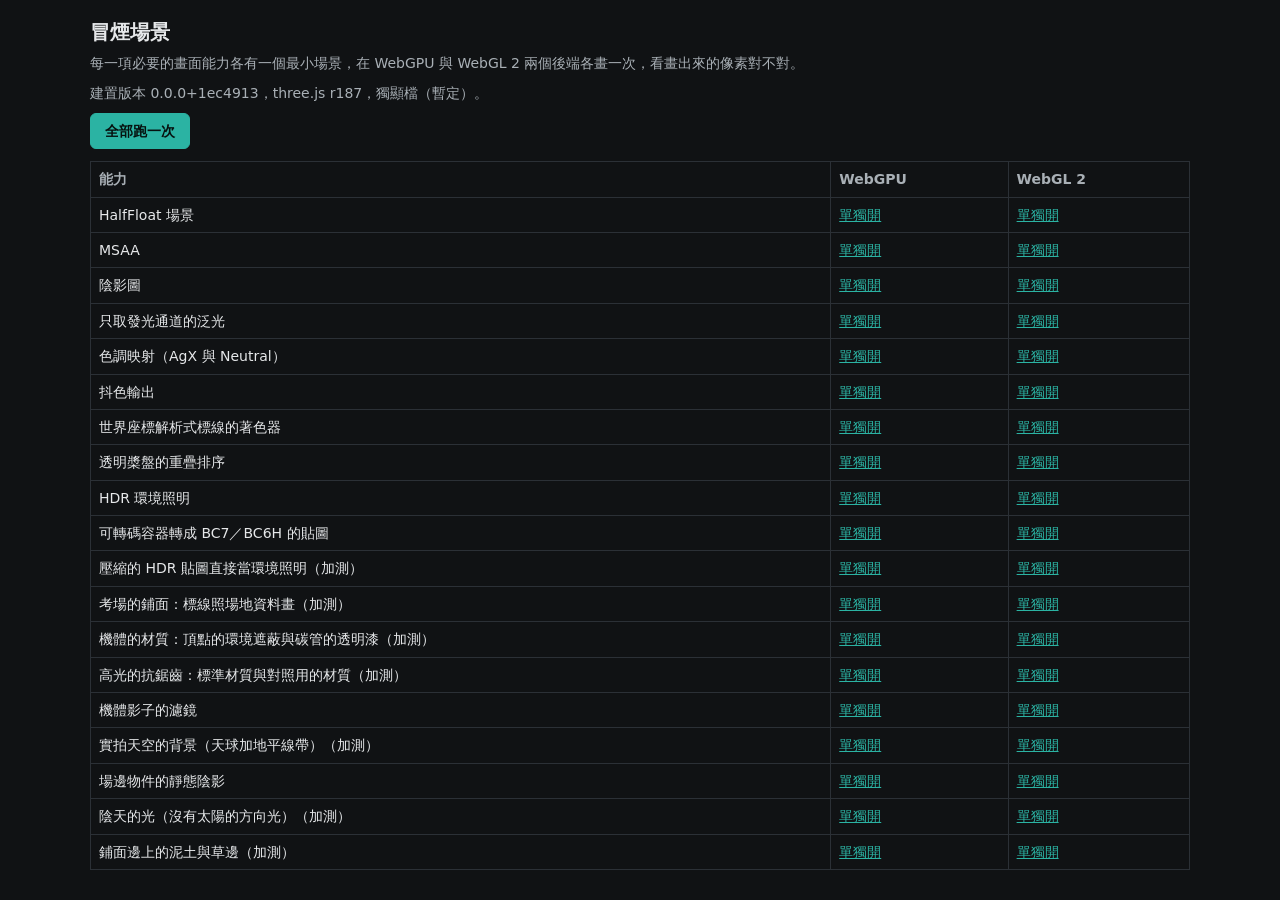
<file: smoke.html>
<!doctype html>
<html lang="zh-Hant">
  <head>
    <meta charset="utf-8" />
    <meta name="viewport" content="width=device-width, initial-scale=1" />
    <title>冒煙場景｜四面停懸訓練模擬器</title>
    <link rel="icon" href="data:," />
    <style>:root{--lightningcss-light: ;--lightningcss-dark:initial;color-scheme:dark;--bg:#101214;--panel:#181b1f;--line:#2b3036;--text:#e6e8ea;--muted:#a9b0b6;--accent:#2bb3a3;--warn:#e0a84a}body{background:var(--bg);color:var(--text);margin:0;font:14px/1.6 system-ui,Microsoft JhengHei,sans-serif}main{max-width:1100px;margin:0 auto;padding:16px}body.embedded main{padding:0}body.embedded .hide-when-embedded{display:none}h1{margin:0 0 4px;font-size:20px}p{margin:0 0 8px}.muted{color:var(--muted)}a{color:var(--accent)}#view{aspect-ratio:16/9;background:#000;width:512px;max-width:100%;display:block}#smoke-status[data-state=ok]{color:var(--accent)}#smoke-status[data-state=failed]{color:var(--warn)}#smoke-checks{margin:4px 0 8px;padding-left:1.4em}#smoke-checks li[data-ok=false]{color:var(--warn)}#smoke-result{display:none}table{border-collapse:collapse;width:100%;margin-top:12px}th,td{border:1px solid var(--line);text-align:left;vertical-align:top;padding:6px 8px}th{color:var(--muted);font-weight:600}tbody tr:hover{background:var(--panel)}td[data-state=ok]{color:var(--accent)}td[data-state=failed]{color:var(--warn)}iframe{background:#000;border:0;width:256px;height:144px;display:block}button{font:inherit;border:1px solid var(--accent);background:var(--accent);color:#06110f;cursor:pointer;border-radius:6px;padding:6px 14px;font-weight:600}button:hover{background:#37c7b6}button:disabled{opacity:.5;cursor:default}</style>
    <script type="module" crossorigin src="./assets/smoke-DFoLX_7C.js"></script>
    <link rel="modulepreload" crossorigin href="./assets/modulepreload-polyfill-P2Xu9kJm.js">
    <link rel="modulepreload" crossorigin href="./assets/opaque-BR0wwoFX.js">
    <link rel="modulepreload" crossorigin href="./assets/readCanvas-B64av70t.js">
    <link rel="modulepreload" crossorigin href="./assets/field-Fs0YcU2k.js">
    <link rel="modulepreload" crossorigin href="./assets/exactMath-YJr5tnJ6.js">
    <link rel="modulepreload" crossorigin href="./assets/shotParams-CzbzTcY3.js">
    <link rel="modulepreload" crossorigin href="./assets/sky-C_l9aXnQ.js">
    <link rel="modulepreload" crossorigin href="./assets/hexAirframeMesh-CSBfndlK.js">
    <link rel="modulepreload" crossorigin href="./assets/srgb-BYLCyAwo.js">
    <link rel="modulepreload" crossorigin href="./assets/sceneOutput-BS5fxqUD.js">
    <link rel="modulepreload" crossorigin href="./assets/types-BU6lvEKe.js">
    <link rel="modulepreload" crossorigin href="./assets/buildInfo-D4az27LE.js">
    <link rel="modulepreload" crossorigin href="./assets/notRecorded-U8o28lkj.js">
    <link rel="modulepreload" crossorigin href="./assets/consoleCapture-CGtWRzT-.js">
  </head>
  <body>
    <main>
      <!-- 單一場景：網址帶 ?scene=<名字>。 -->
      <section id="single" hidden>
        <h1 id="smoke-title" class="hide-when-embedded"></h1>
        <p id="smoke-what" class="muted hide-when-embedded"></p>
        <canvas id="view" width="512" height="288"></canvas>
        <p id="smoke-status" data-state="pending" class="hide-when-embedded">準備中…</p>
        <ul id="smoke-checks" class="hide-when-embedded"></ul>
        <p class="hide-when-embedded"><a href="smoke.html">回到全部場景</a></p>
        <pre id="smoke-result"></pre>
      </section>

      <!-- 總表：不帶 scene 參數。一個場景接一個場景，在兩個後端各畫一次。 -->
      <section id="overview" hidden>
        <h1>冒煙場景</h1>
        <p class="muted">每一項必要的畫面能力各有一個最小場景，在 WebGPU 與 WebGL 2 兩個後端各畫一次，看畫出來的像素對不對。</p>
        <p id="overview-runtime" class="muted"></p>
        <p>
          <button id="overview-run" type="button">全部跑一次</button>
          <span id="overview-status" data-state="pending" class="muted"></span>
        </p>
        <table>
          <thead>
            <tr>
              <th>能力</th>
              <th>WebGPU</th>
              <th>WebGL 2</th>
            </tr>
          </thead>
          <tbody id="overview-rows"></tbody>
        </table>
      </section>
    </main>
  </body>
</html>
</file>
<file: assets/baselineNotice-D2F8p2Ku.css>
#touch-ui{z-index:5;pointer-events:none;color:#e6e8ea;-webkit-user-select:none;user-select:none;-webkit-touch-callout:none;font:14px/1.4 system-ui,Microsoft JhengHei,sans-serif;position:fixed;inset:0}#touch-ui[hidden]{display:none}html[data-touch=on],html[data-touch=on] body,html[data-touch=on] #view{touch-action:none;overscroll-behavior:none;-webkit-user-select:none;user-select:none;-webkit-touch-callout:none;-webkit-tap-highlight-color:transparent}.touch-pad{pointer-events:auto;touch-action:none;position:fixed}.touch-pad[hidden]{display:none}.touch-base{box-sizing:border-box;background-color:#00000047;background-image:linear-gradient(#ffffff38,#ffffff38),linear-gradient(#ffffff38,#ffffff38);background-position:50%,50%;background-repeat:no-repeat;background-size:1px 36%,36% 1px;background-attachment:scroll;background-origin:padding-box;background-clip:border-box;border:2px solid #fff6;border-radius:22%;position:absolute}.touch-pad.is-held .touch-base{border-color:#2bb3a3}.touch-knob{box-sizing:border-box;background:#e6e8ea8c;border:2px solid #ffffffb3;border-radius:50%;width:38%;height:38%;margin:-19% 0 0 -19%;position:absolute;top:50%;left:50%}.touch-pad.is-held .touch-knob{background:#2bb3a3bf}.touch-buttons{flex-direction:column;gap:6px;display:flex;position:fixed}.touch-button{pointer-events:auto;touch-action:manipulation;min-height:44px;color:inherit;font:inherit;background:#1b1f22c7;border:1px solid #5b646b;border-radius:8px;flex:1 1 0;font-size:15px}.touch-button:active,.touch-button[aria-pressed=true]{background:#1f4a46d9;border-color:#2bb3a3}.touch-portrait{box-sizing:border-box;text-align:center;pointer-events:auto;touch-action:none;background:#101214f5;flex-direction:column;justify-content:center;align-items:center;gap:8px;padding:24px;display:flex;position:fixed;inset:0}.touch-portrait[hidden]{display:none}.touch-portrait h2{margin:0;font-size:20px}.touch-portrait p{color:#a9b0b6;max-width:22em;margin:0}html[data-touch=on] .flight-help{display:none}html[data-touch=on][data-touch-menu=open] .flight-help{box-sizing:border-box;pointer-events:auto;touch-action:pan-y;z-index:6;background:#000000e0;width:min(32em,100vw - 32px);max-width:none;max-height:calc(100vh - 16px);display:block;inset:8px auto auto 50%;overflow:auto;transform:translate(-50%)}html[data-touch=on][data-touch-menu=open] .flight-status{visibility:hidden}html[data-touch=on] .flight-help .flight-honesty{max-width:none}html[data-touch=on] .flight-help #corner-info{background:0 0;border-top:1px solid #ffffff24;border-radius:0;margin-top:8px;padding:6px 0 0;position:static}html[data-touch=on] .flight-keys,html[data-touch=on] #flight-keyboard-notice,html[data-touch=on] #flight-gamepad-setup{display:none}html[data-touch=on] .flight-help button,html[data-touch=on] .flight-wind-choice{min-height:44px;padding:4px 12px}
</file>
<file: assets/replayText-gQPOzL3o.css>
.exam-result{color:#ecf6fa;text-align:left;box-sizing:border-box;background:#152333;border:1px solid #466373;border-radius:.85rem;max-width:60rem;padding:clamp(.8rem,2vw,1.4rem);line-height:1.55}.exam-result h2{margin:0;font-size:1.45rem}.exam-result p{margin:.55rem 0}.exam-result details{border-top:1px solid #415768;padding:.4rem 0}.exam-result summary{cursor:pointer;padding:.3rem;font-weight:650}.exam-result nav,.exam-player{flex-wrap:wrap;align-items:center;gap:.65rem;margin-top:.6rem;display:flex}.exam-result a{color:#a4f4e3}.exam-track svg{background:#0d1924;border-radius:.5rem;width:100%;height:min(36vh,22rem);display:block}.exam-player input{flex:8rem;max-width:100%}.exam-player output{flex:11rem}.exam-result button{cursor:pointer}
</file>
<file: assets/index-dxLLeB-_.css>
.inspection-panel{color:#eef5f5;box-sizing:border-box;overflow-wrap:anywhere;pointer-events:auto;background:#12232bf5;border:1px solid #698a94;border-radius:.75rem;max-block-size:90dvh;max-inline-size:min(40rem,100%);padding:1rem;overflow-y:auto}.inspection-panel h2,.inspection-panel p{margin:.45rem 0}.inspection-panel button{font:inherit;color:#fff;cursor:pointer;background:#27424b;border:1px solid #778f98;border-radius:.35rem;margin:.2rem;padding:.4rem .65rem}.inspection-panel button:focus-visible{outline:3px solid #9df1da}.inspection-layout{grid-template-columns:minmax(8rem,1fr) 2fr;align-items:start;gap:.6rem;display:grid}.inspection-layout figure{text-align:center;margin:.3rem}.inspection-layout svg{max-block-size:10rem;inline-size:100%;display:block}.inspection-pin{cursor:pointer;fill:#12232b}.inspection-pin circle{fill:#a3eddb;stroke:#12232b;stroke-width:1px}.inspection-pin text{font:700 9px sans-serif}.inspection-pin:focus circle,.inspection-pin:hover circle{fill:#fff}.inspection-observation,.inspection-controls,.inspection-panel details{border-top:1px solid #5d7780;margin-top:.6rem;padding-top:.5rem}@media (width<=30rem){.inspection-layout{grid-template-columns:1fr}}#practice-flight-prompt{color:#fff;text-align:center;background:#13212be8;border-radius:.6em;width:max-content;max-width:min(36rem,60vw);padding:.6em .9em;position:absolute;inset:8px auto auto 50%;transform:translate(-50%)}#practice-flight-overlay{z-index:100;box-sizing:border-box;pointer-events:auto;color:#edf5f6;flex-direction:column;justify-content:flex-start;align-items:flex-start;gap:.6rem;padding:clamp(.4rem,2vw,1.5rem);font:1rem/1.45 system-ui,sans-serif;display:flex;position:fixed;inset:0;overflow:auto}#practice-flight-overlay[hidden],#practice-flight-prompt[hidden]{display:none}.practice-flight-next,.practice-save-error{color:#fff;background:#253e47;border:1px solid #9fbbc2;border-radius:.35em;padding:.5em .8em}#practice-flight-overlay>:first-child{margin-block-start:auto}#practice-flight-overlay>:last-child{margin-block-end:auto}#practice-flight-overlay .exam-result{align-self:center;width:min(60rem,100%)}#practice-entry{z-index:3;inset-inline-start:max(14px,env(safe-area-inset-left));bottom:max(14px,env(safe-area-inset-bottom));box-sizing:border-box;color:#f0f6f5;background:#142523f2;border:1px solid #697d7c;border-radius:.7rem;gap:.45rem;width:min(19rem,100vw - 28px);max-height:70dvh;padding:1rem;font:15px/1.4 system-ui,sans-serif;display:grid;position:fixed;overflow:auto}#practice-entry strong{font-size:1.15rem}#practice-entry a,#practice-entry summary{color:inherit;cursor:pointer;padding:.36rem .55rem}#practice-entry a{border-radius:.3rem;text-decoration-thickness:1px;display:block}#practice-entry .practice-primary{color:#102922;background:#a9f0d5;font-weight:700;text-decoration:none}#practice-entry .practice-device{border-top:1px solid #526560;justify-content:space-between;align-items:center;font-size:.85rem;display:flex}body:has(#flight-settings-toggle[aria-expanded=true]) #practice-entry{display:none}@media (height<=520px){#practice-entry{max-height:56dvh}}
</file>
